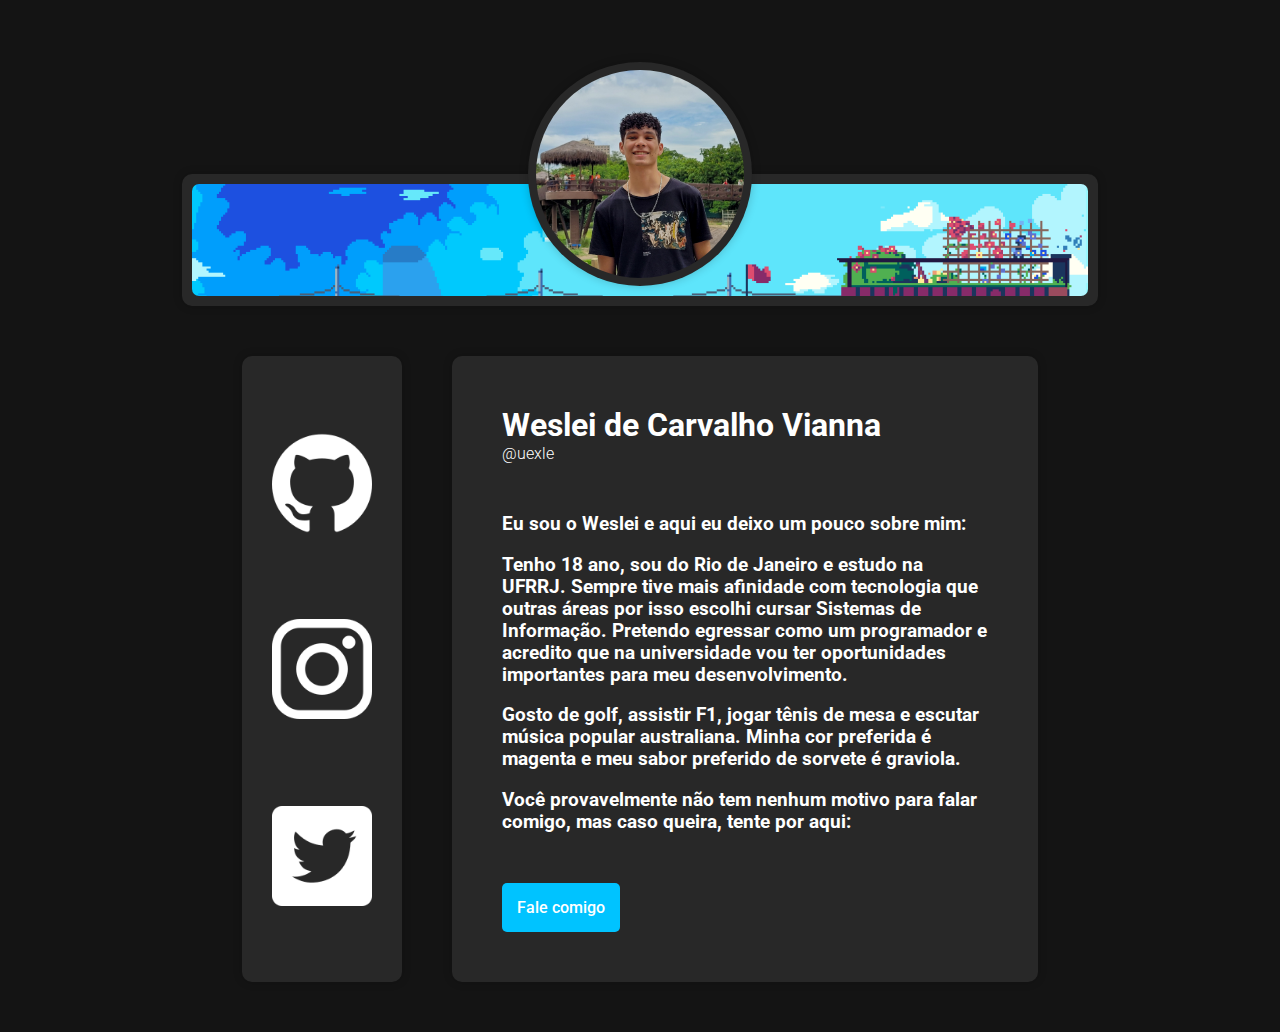
<file: index.html>
<html>
  <head>
    <link rel="preconnect" href="https://fonts.gstatic.com" />
    <link
      href="https://fonts.googleapis.com/css2?family=Roboto:ital,wght@0,100;0,300;0,400;0,500;0,700;0,900;1,100;1,300;1,400;1,500;1,700;1,900&display=swap"
      rel="stylesheet"
    />
    <meta charset="UTF-8" />
    <title>Home</title>
    <link rel="stylesheet" href="style.css" />
  </head>

  <body>
    <div class="divavatar" id="home">
      <img class="avatar" src="img/20230121_120524.jpg" />
    </div>

    <div class="corpo">
      <img class="banner" src="img/b82f28a7e9c8fcb3868d3d94652c107c.gif" />
    </div>

    <div class="corpos">
      <div class="corpo" id="icons">
        <a href="http://www.github.com/uexle"
          ><img class="icon" src="img/github.png"
        /></a>
        <a href="http://www.instagram.com//uexle"
          ><img class="icon" src="img/instagram.png"
        /></a>
        <a href="http://www.twitter.com/uexle"
          ><img class="icon" src="img/twitter.png"
        /></a>
      </div>
      <div class="corpo" id="eu">
        <h1>Weslei de Carvalho Vianna</h1>
        <h4>@uexle</h4>
        <h3>Eu sou o Weslei e aqui eu deixo um pouco sobre mim:</h3>
        <h3>
          Tenho 18 ano, sou do Rio de Janeiro e estudo na UFRRJ. Sempre tive
          mais afinidade com tecnologia que outras áreas por isso escolhi cursar
          Sistemas de Informação. Pretendo egressar como um programador e
          acredito que na universidade vou ter oportunidades importantes para
          meu desenvolvimento.
        </h3>
        <h3>
          Gosto de golf, assistir F1, jogar tênis de mesa e escutar música
          popular australiana. Minha cor preferida é magenta e meu sabor
          preferido de sorvete é graviola.
        </h3>
        <h3>
          Você provavelmente não tem nenhum motivo para falar comigo, mas caso
          queira, tente por aqui:
        </h3>
        <div id="botao">
          <a href="contato.html">Fale comigo</a>
        </div>
      </div>
    </div>

    <div class="contato"></div>
  </body>
</html>
</file>
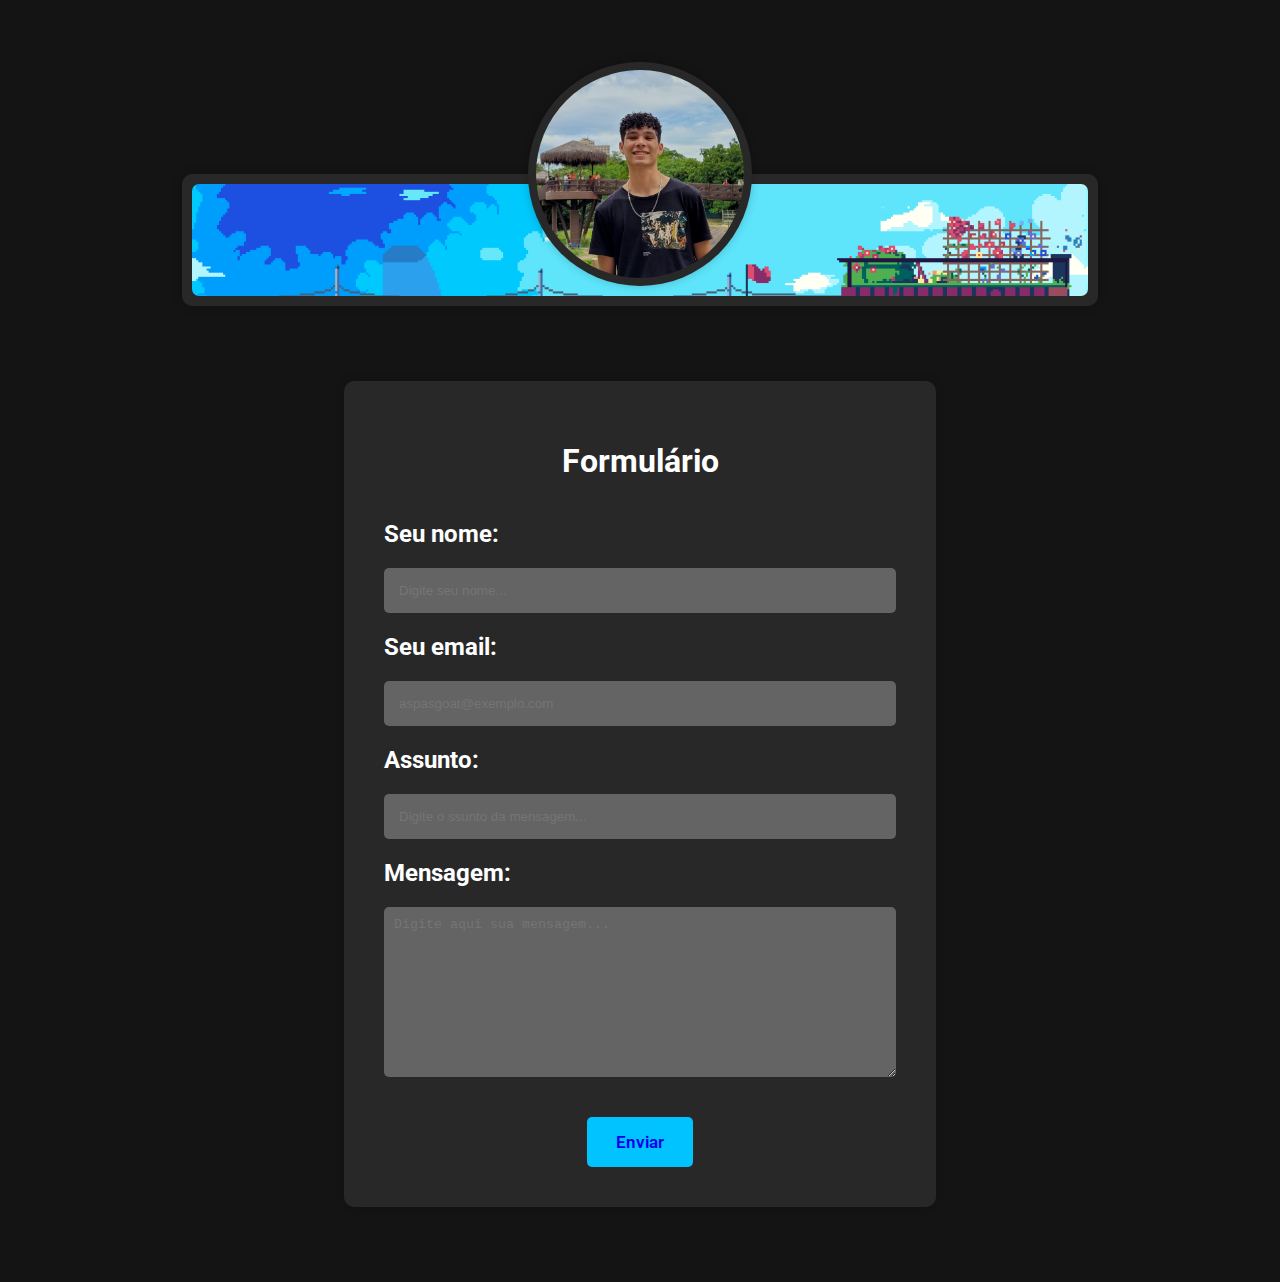
<file: contato.html>
<html>
  <head>
    <link rel="preconnect" href="https://fonts.gstatic.com" />
    <link
      href="https://fonts.googleapis.com/css2?family=Roboto:ital,wght@0,100;0,300;0,400;0,500;0,700;0,900;1,100;1,300;1,400;1,500;1,700;1,900&display=swap"
      rel="stylesheet"
    />
    <meta charset="UTF-8" />
    <title>Contato</title>
    <link rel="stylesheet" href="stylecontato.css" />
  </head>

  <body>
    <div class="divavatar" id="home">
      <img class="avatar" src="img/20230121_120524.jpg" />
    </div>

    <div class="corpo">
      <img class="banner" src="img/b82f28a7e9c8fcb3868d3d94652c107c.gif" />
    </div>

    <div class="formulario">
      <h1 class="titulo">Formulário</h1>
      <h2 class="sub">Seu nome:</h2>
      <input placeholder="Digite seu nome..." />
      <h2 class="sub">Seu email:</h2>
      <input placeholder="aspasgoat@exemplo.com" />
      <h2 class="sub">Assunto:</h2>
      <input placeholder="Digite o ssunto da mensagem..." />
      <h2 class="sub">Mensagem:</h2>
      <textarea
        rows="10"
        id="mensagem"
        placeholder="Digite aqui sua mensagem..."
      ></textarea>
      <div id="botao">
        <a href="index.html">Enviar</a>
      </div>
    </div>
  </body>
</html>
</file>
<file: style.css>
body
{
    padding:0; margin: 0;
    background-color: rgb(20, 20, 20);
    font-family: 'Roboto';
    scroll-behavior: smooth;
    color: white;
}
a
{
    text-decoration: none;
}

.divavatar
{
    width: fit-content;
    margin-left: auto; margin-right: auto;
    margin-top: -50px;

    background-color: rgb(40, 40, 40);
    padding: 8px;
    border-radius: 50%;
    box-shadow: 0px 0px 10px 0px rgba(0,0,0,0.2);

    transform: translateY(50%);
}
.avatar
{
    height: 13em;
    border-radius: 50%;
}

.banner
{
    width: 70vw; height: 7em;
    object-fit: cover;

    border-radius: 7px;
    object-position: 0 11%;
}

.corpo
{
    width: fit-content;
    margin-left: auto; margin-right: auto;
    

    background-color: rgb(40, 40, 40);
    border-radius: 10px;
    padding:10px;
    box-shadow: 0px 0px 10px 0px rgba(0,0,0,0.2);
}

.corpos
{   
    display: flex;
    width: 70vw;
    justify-content: space-evenly;
    margin: auto;
    margin-top: 50px; margin-bottom: 50px;

}

#icons
{
    display: flex;
    flex-direction: column;
    margin-left: 50px;  margin-right: 50px;
    justify-content: space-evenly;
    align-items: center;
}

.icon
{
    width: 100px;
    margin: 20px;
}

#eu
{
 width: 60vw;
 padding: 50px;
 padding-left: 50px;
 margin-right: 50px;
}

#eu h1
{
    margin:0;
    padding: 0;
}

#eu h4
{
    font-weight: 300;
    margin:0;
    padding: 0;
    margin-bottom: 50px;
}

#botao
{
    background-color:  rgb(0, 195, 255);
    width: fit-content;
    padding: 15px;
    margin-top: 50px;
    border-radius: 5px;
    font-weight: 500;
    transition: 200ms;
}

#botao a
{
    color:white;
}

#botao :visited
{
    color: white;
}
</file>
<file: stylecontato.css>
body
{
    padding:0; margin: 0;
    background-color: rgb(20, 20, 20);
    font-family: 'Roboto';
    scroll-behavior: smooth;
    color: white;
}
a
{
    text-decoration: none;
}

.divavatar
{
    width: fit-content;
    margin-left: auto; margin-right: auto;
    margin-top: -50px;

    background-color: rgb(40, 40, 40);
    padding: 8px;
    border-radius: 50%;
    box-shadow: 0px 0px 10px 0px rgba(0,0,0,0.2);

    transform: translateY(50%);
}
.avatar
{
    height: 13em;
    border-radius: 50%;
}

.banner
{
    width: 70vw; height: 7em;
    object-fit: cover;

    border-radius: 7px;
    object-position: 0 11%;
}

.corpo
{
    width: fit-content;
    margin-left: auto; margin-right: auto;
    

    background-color: rgb(40, 40, 40);
    border-radius: 10px;
    padding:10px;
    box-shadow: 0px 0px 10px 0px rgba(0,0,0,0.2);
}

.formulario
{
    width: 40vw;
    margin: auto;
    margin-top: 75px;
    margin-bottom: 75px;
    background-color: rgb(40, 40, 40);
    border-radius: 10px;
    padding:40px;
    box-shadow: 0px 0px 10px 0px rgba(0,0,0,0.2);

    color: white;
}

.titulo
{
    text-align: center;
    margin-bottom: 40px;
}

.formulario input
{
    width: 100%;
    padding: 15px;
    background-color: rgb(100, 100, 100);
    border: 0px;
    border-radius: 5px;
}

#mensagem
{
    width: 100%;
    padding: 10px;
    background-color: rgb(100, 100, 100);
    border: 0px;
    border-radius: 5px;
}

#botao
{
    margin: auto;
    color: white;
    font-weight: 600;
    font-size: 17px;
    text-align: center;
    width: 15%;
    padding: 15px;margin-top: 40px;
    background-color: rgb(0, 195, 255);
    border: 0px;
    border-radius: 5px;
}

#botao :visited
{
    color: white;
}
</file>
